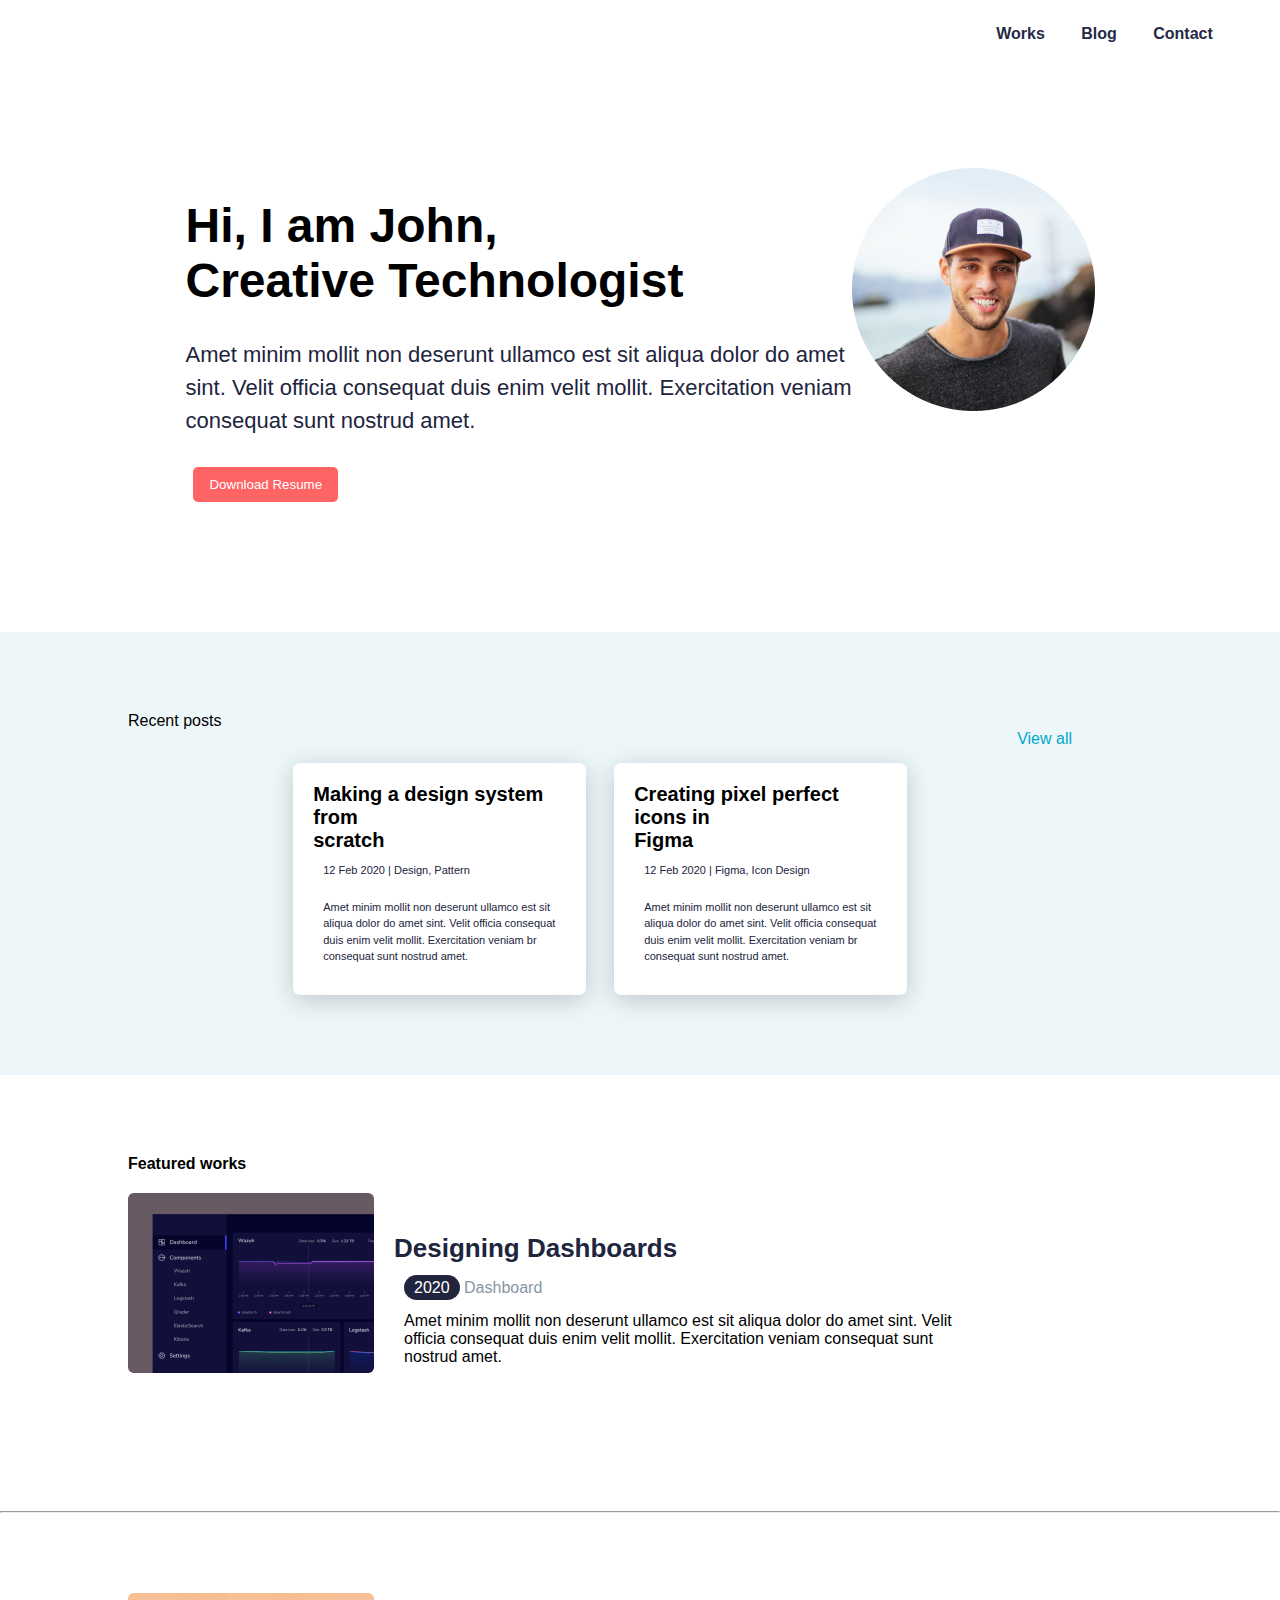
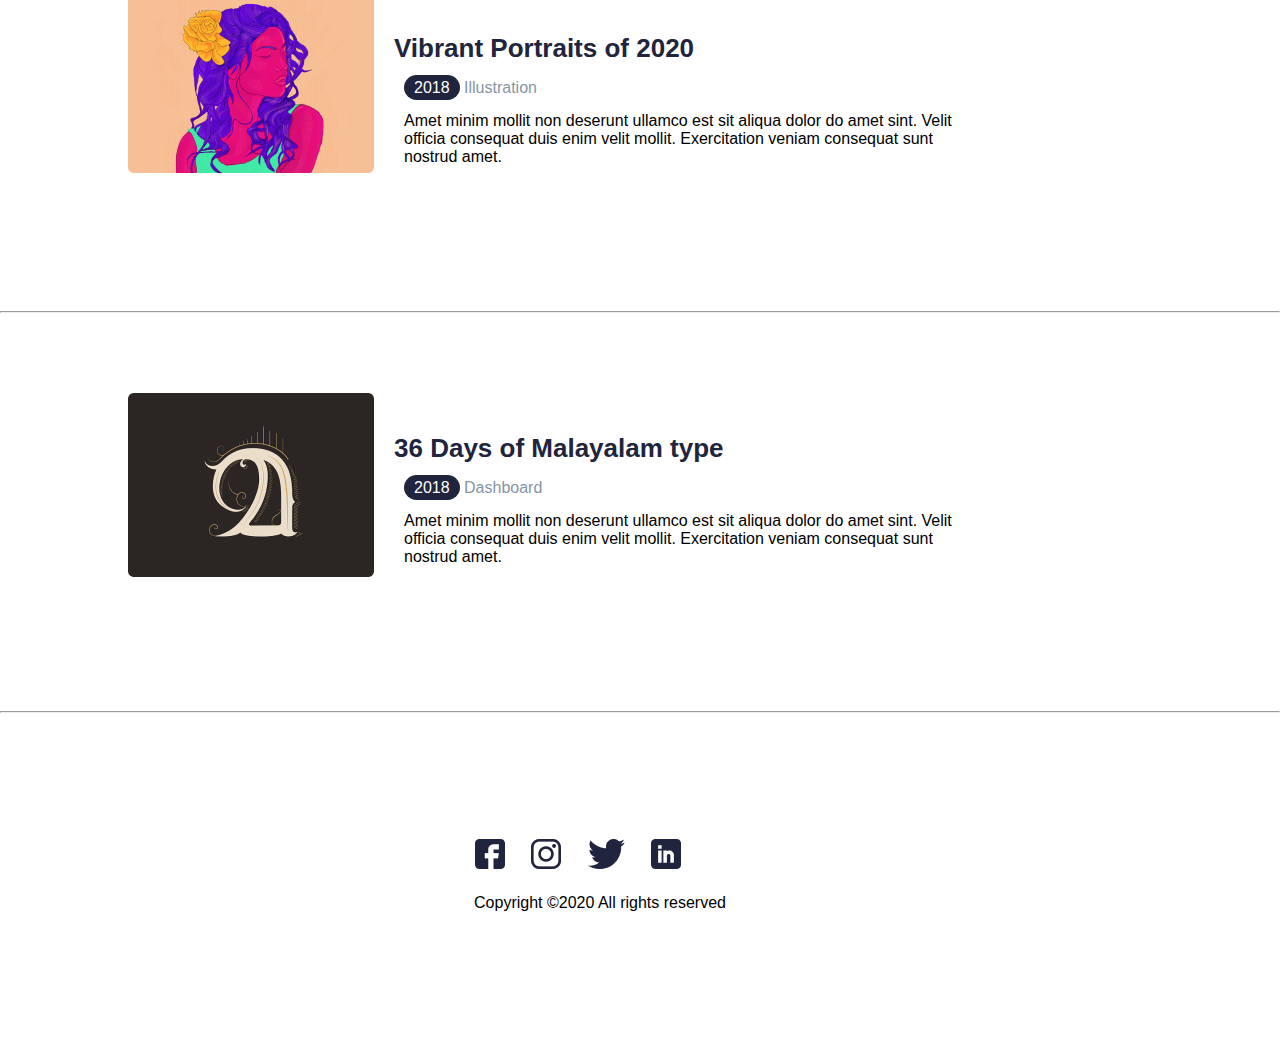
<file: index.html>
<!----Sally Nasser Sobeh---->
<!DOCTYPE html>
<html lang="en">
<head>
    <meta charset="UTF-8">
    <meta http-equiv="X-UA-Compatible" content="IE=edge">
    <meta name="viewport" content="width=device-width, initial-scale=1.0">
    <link rel="stylesheet" href="css/style.css">
    <title>Home</title>
</head>
<body>
     <!---- start header---->
     <header>
        <nav>
            <div class="logo">
                <ul>
                    <li><a href="Works.html">Works</a></li>
                    <li><a href="Blog.html">Blog</a></li>
                    <li><a href="Contact">Contact</a></li>
                </ul>
            </div>
        </nav>
        
            <div class="Profile">
                <div class="contain">
                    <div class="Profile-row">
                        <div class="left-side">
                            <h1> Hi, I am John, <br>
                                Creative Technologist</h1>
                            <p>Amet minim mollit non deserunt ullamco est sit aliqua dolor do amet <br> sint. Velit officia consequat duis enim velit mollit. Exercitation veniam <br> consequat sunt nostrud amet.</p>
                            <button class=" btn-general btn-header">Download Resume</button>
                        </div>
                        <div class="right-side">
                            <img src="images/Ellipse 1 (1).png" alt="">
                        </div>
                    </div>
                </div>
        </div>
    </div>
</header>
<!------end header------>
<!------start section----->
<section class="posts">
    <div class="container">
        <p class="special p">Recent posts</p>
        <p  class ="special-par">View all</p>
        <div class="design-row">
            <div class="design-col">
        <h2>Making a design system from <br> scratch</h2>
        <p>12 Feb 2020 | Design, Pattern</p>
        <p>Amet minim mollit non deserunt ullamco est sit <br> aliqua dolor do amet sint. Velit officia consequat <br> duis enim velit mollit. Exercitation veniam  br
            consequat sunt nostrud amet.</p>
        </div>
    
        <div class="design-col">
            <h2>Creating pixel perfect icons in   <br>  Figma</h2>
            <p>12 Feb 2020 | Figma, Icon Design</p>
            <p>Amet minim mollit non deserunt ullamco est sit <br> aliqua dolor do amet sint. Velit  officia consequat <br> duis enim velit mollit. Exercitation veniam  br
                consequat sunt nostrud amet.</p>
        </div>
        </div>
    </div>
</section>
<!----end section---->
<!----start Featured works---->
<section class="work">
<div class="container">
    <h4>Featured works</h4>
    <div class="work-row">
        <div class="left-sides">
          <img src="images/Rectangle 30.png" alt="">
        </div>
        <div class="right-sides">
         <h3>Designing Dashboards</h3>
         <p> <span class="year">2020</span> <span>Dashboard</span></p>
         <p>Amet minim mollit non deserunt ullamco est sit aliqua dolor do amet sint. Velit <br> officia consequat duis enim velit mollit. Exercitation veniam consequat sunt <br> nostrud amet.</p>
        </div>
   

    </div>

</div>
</section>
  <hr>
<section class="work">
    <div class="container">
        <div class="work-row">
            <div class="left-sides">
              <img src="images/Rectangle 32.png" alt="">
            </div>
            <div class="right-sides">
             <h3>Vibrant Portraits of 2020</h3>
             <p> <span class="year">2018</span> <span>Illustration</span></p>
             <p>Amet minim mollit non deserunt ullamco est sit aliqua dolor do amet sint. Velit <br> officia consequat duis enim velit mollit. Exercitation veniam consequat sunt <br> nostrud amet.</p>
            </div>
            
            
        </div>
    
    </div>
    </section>
    <hr>
    <section class="work">
        <div class="container">
            <div class="work-row">
                <div class="left-sides">
                  <img src="images/Rectangle 34.png" alt="">
                </div>
                <div class="right-sides">
                 <h3>36 Days of Malayalam type</h3>
                 <p> <span class="year">2018</span> <span>Dashboard</span></p>
                 <p>Amet minim mollit non deserunt ullamco est sit aliqua dolor do amet sint. Velit <br> officia consequat duis enim velit mollit. Exercitation veniam consequat sunt <br> nostrud amet.</p>
                </div>
                
                
            </div>
        
        </div>
        </section>
        <hr>
<!---end  Featured works-->
<!---start footer----->
<footer>
    <div class="footer">
    <div class="container">
        <div class="foot-row">
        <div  class="foot-col">
        <img src="images/fb.png" alt="">
        <img src="images/insta.png" alt="">
        <img src="images/Group.png" alt="">
        <img src="images/Linkedin.png" alt="">
        <div class="foot">
            <p>Copyright ©2020 All rights reserved </p>
        </div>
       
    </div>
        </div>
    </div>
    </div>
</footer>
    <!----end footer---->
</body>
</html>
</file>
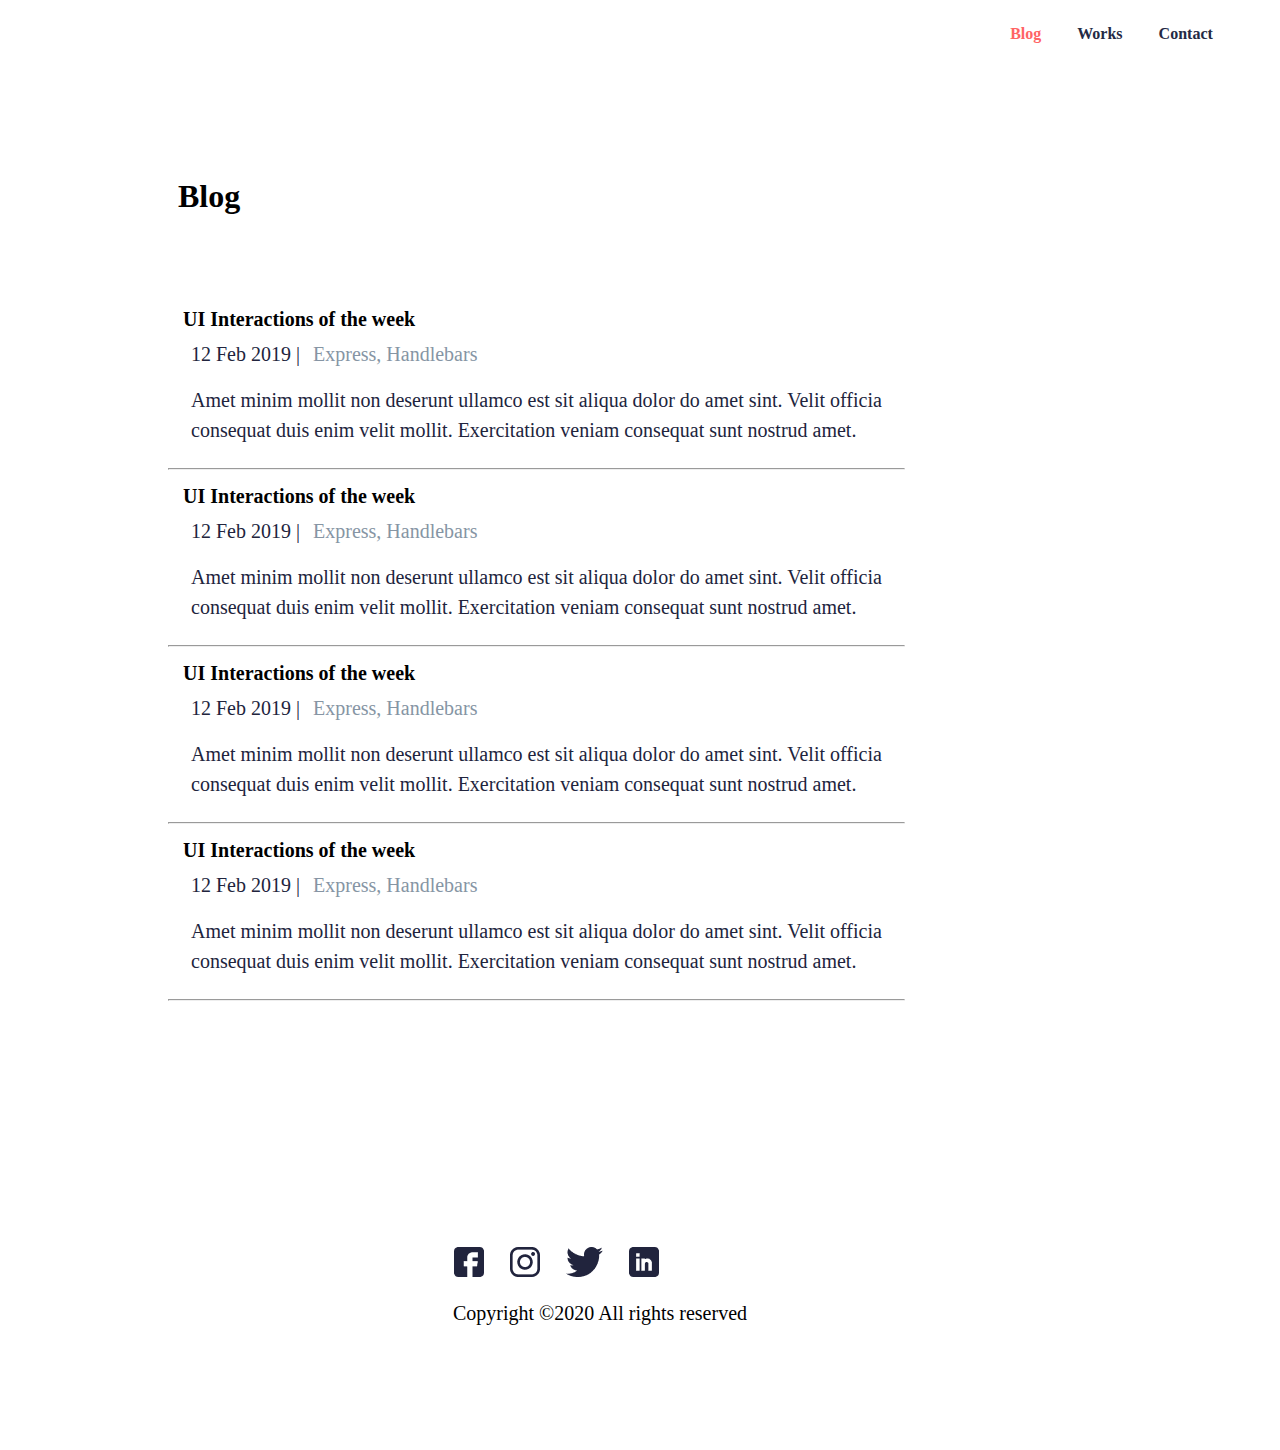
<file: Blog.html>
<!----Sally Nasser Sobeh---->
<!DOCTYPE html>
<html lang="en">
<head>
    <meta charset="UTF-8">
    <meta http-equiv="X-UA-Compatible" content="IE=edge">
    <meta name="viewport" content="width=device-width, initial-scale=1.0">
    <link rel="stylesheet" href="css/Blog.css">
    <title>Blog</title>
</head>
<body>
    <!----start header-->
    <header>
        <nav>
            <ul>
                <li><a href="Blog.html"> <span>Blog</span></a></li>
                <li><a href="works.html">Works</a></li>
                <li><a href="Contact">Contact</a></li>
            </ul>
        </nav>
    </header>
    <!----end header----->
    <!----start section--->
    <section class="Blog">
        <div class="container">
        <h1>Blog</h1>
            <div class="Blog-row">
                <div class="Blog-col">
                <h2>UI Interactions of the week</h2>
                <p>12 Feb 2019 |  <span> Express, Handlebars</span></p>
                <p>Amet minim mollit non deserunt ullamco est sit aliqua dolor do amet sint. Velit officia  <br>
                    consequat duis enim velit mollit. Exercitation veniam consequat sunt nostrud amet.</p>
                </div>
                <hr>
                <div class="Blog-col">
                    <h2>UI Interactions of the week</h2>
                    <p>12 Feb 2019  |  <span> Express, Handlebars</span></p>
                    <p>Amet minim mollit non deserunt ullamco est sit aliqua dolor do amet sint. Velit officia  <br>
                        consequat duis enim velit mollit. Exercitation veniam consequat sunt nostrud amet.</p>
                    </div>
                    <hr>
                    <div class="Blog-col">
                        <h2>UI Interactions of the week</h2>
                        <p>12 Feb 2019  |  <span> Express, Handlebars</span></p>
                        <p>Amet minim mollit non deserunt ullamco est sit aliqua dolor do amet sint. Velit officia  <br>
                            consequat duis enim velit mollit. Exercitation veniam consequat sunt nostrud amet.</p>
                        </div>
                        <hr>
                        <div class="Blog-col">
                            <h2>UI Interactions of the week</h2>
                            <p>12 Feb 2019  |  <span> Express, Handlebars</span></p>
                            <p>Amet minim mollit non deserunt ullamco est sit aliqua dolor do amet sint. Velit officia  <br>
                                consequat duis enim velit mollit. Exercitation veniam consequat sunt nostrud amet.</p>
                            </div>
                            <hr>
            </div>
        </div>
        </section>
        
        <!----end section------>
        <!----start footer--->
     <footer>
        <div class="footer">
            <div class="container">
                <div class="foot-row">
                <div  class="foot-col">
                <img src="images/fb.png" alt="">
                <img src="images/insta.png" alt="">
                <img src="images/Group.png" alt="">
                <img src="images/Linkedin.png" alt="">
                <div class="foot">
                    <p>Copyright ©2020 All rights reserved </p>
                </div>
            </div>
                </div>
            </div>
            </div>
     </footer>
     <!-----end footer---->

    
</body>
</html>
</file>
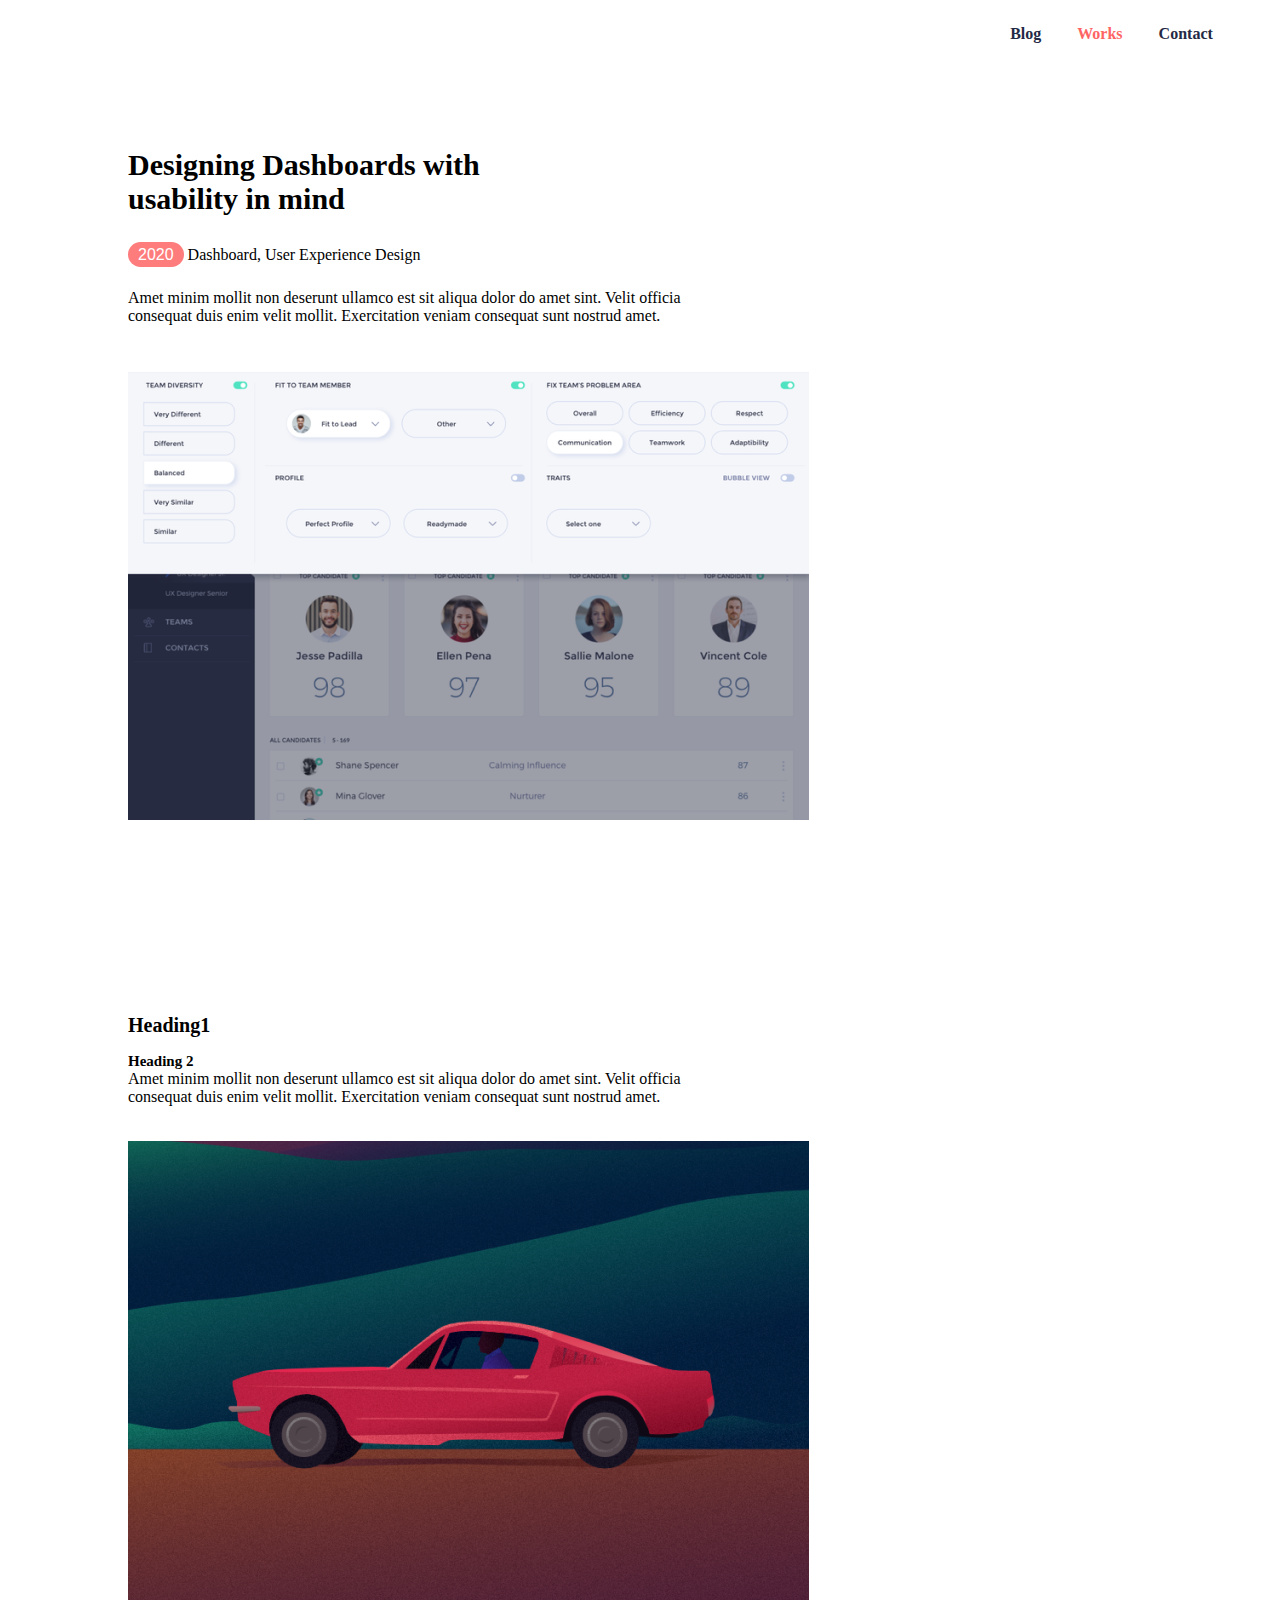
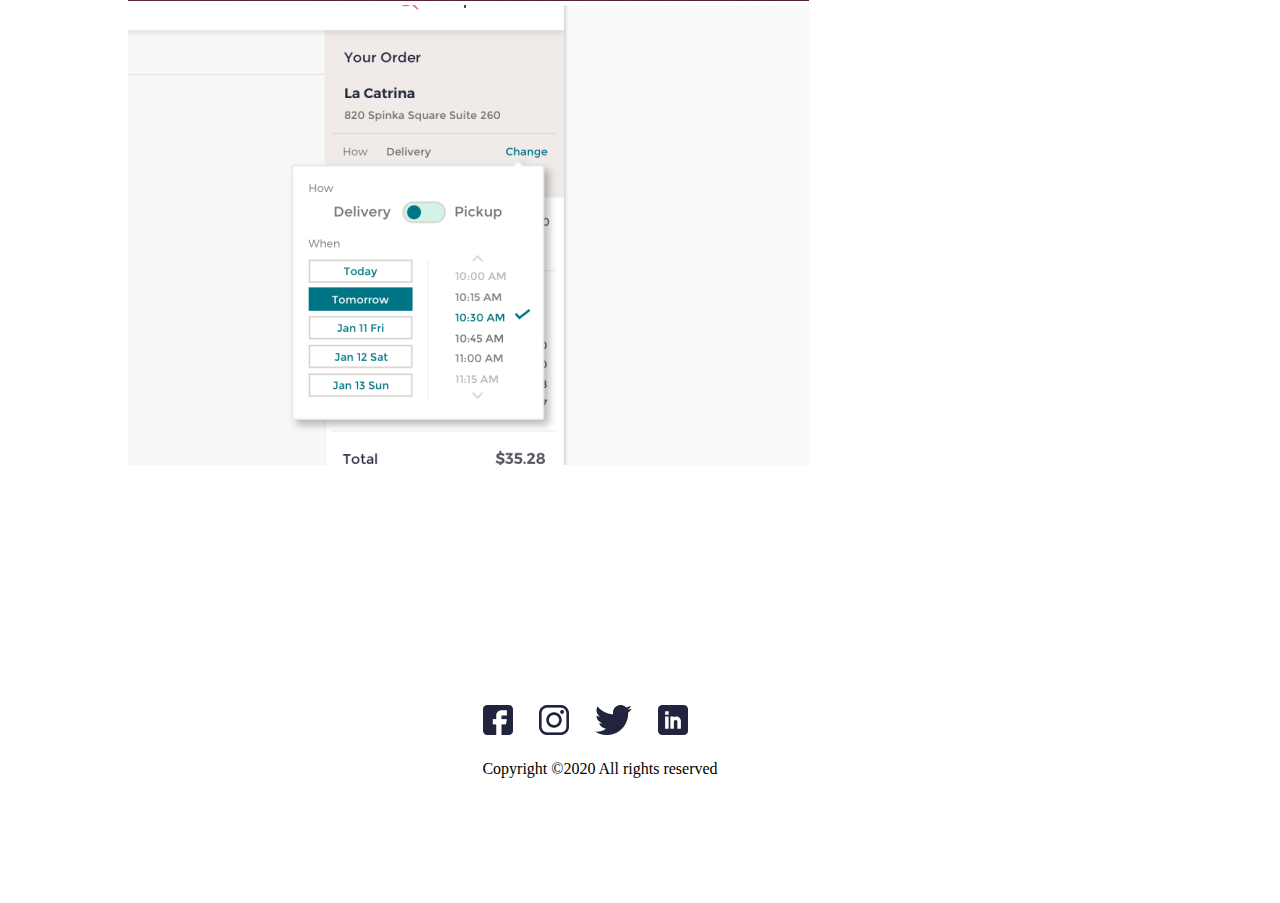
<file: Work Detail.html>
<!----Sally Nasser Sobeh---->
<!DOCTYPE html>
<html lang="en">
<head>
    <meta charset="UTF-8">
    <meta http-equiv="X-UA-Compatible" content="IE=edge">
    <meta name="viewport" content="width=device-width, initial-scale=1.0">
    <link rel="stylesheet" href="css/work-detail.css">
    <title>Work Detail | Mobile</title>
</head>
<body>
     <!----start header-->
     <header>
        <nav>
            <ul>
                <li><a href="Blog.html"> Blog</a></li>
                <li><a href="works.html"> <span>Works</span> </a></li>
                <li><a href="Contact">Contact</a></li>
            </ul>
        </nav>
    </header>
    <!----end header----->
      <!----start works Details---->
<section class="work-detail">
    <div class="container">
        <h5>Designing Dashboards with <br> usability in mind</h5>
        <div class="work-row">
            <div class="works">
             <p class="para"><span class="year">2020</span>  Dashboard, User Experience Design</p>
            <p class="par">Amet minim mollit non deserunt ullamco est sit aliqua dolor do amet sint. Velit officia <br> consequat duis enim velit mollit. Exercitation veniam consequat sunt nostrud amet.</p> 
            </div>
            <div class="wor">
                <img src="images/Rectangle 4.png" alt="">
            </div>
        </div>
    </div>
    </section>
    <section class="work-detail">
        <div class="container">
            <h6 class="heads">Heading1</h6> 
            <h7 class="head">Heading 2</h7>
            <div class="work-row">
                <div class="works">
                <p class="par">Amet minim mollit non deserunt ullamco est sit aliqua dolor do amet sint. Velit officia <br> consequat duis enim velit mollit. Exercitation veniam consequat sunt nostrud amet.</p> 
                </div>
                <div class="wor">
                    <img src="images/Rectangle 5.png" alt="">
                    <img src="images/Rectangle 6.png" alt="">
                </div>
            </div>
        </div>
        </section>
    <!----- end  works Details----->
    <!----sart footer-->
    <footer>
        <div class="footer">
            <div class="container">
                <div class="foot-row">
                <div  class="foot-col">
                <img src="images/fb.png" alt="">
                <img src="images/insta.png" alt="">
                <img src="images/Group.png" alt="">
                <img src="images/Linkedin.png" alt="">
                <div class="foot">
                    <p>Copyright ©2020 All rights reserved </p>
                </div>
            </div>
                </div>
            </div>
            </div>
     </footer>
     <!-----end footer---->

    
</body>
</html>
</file>
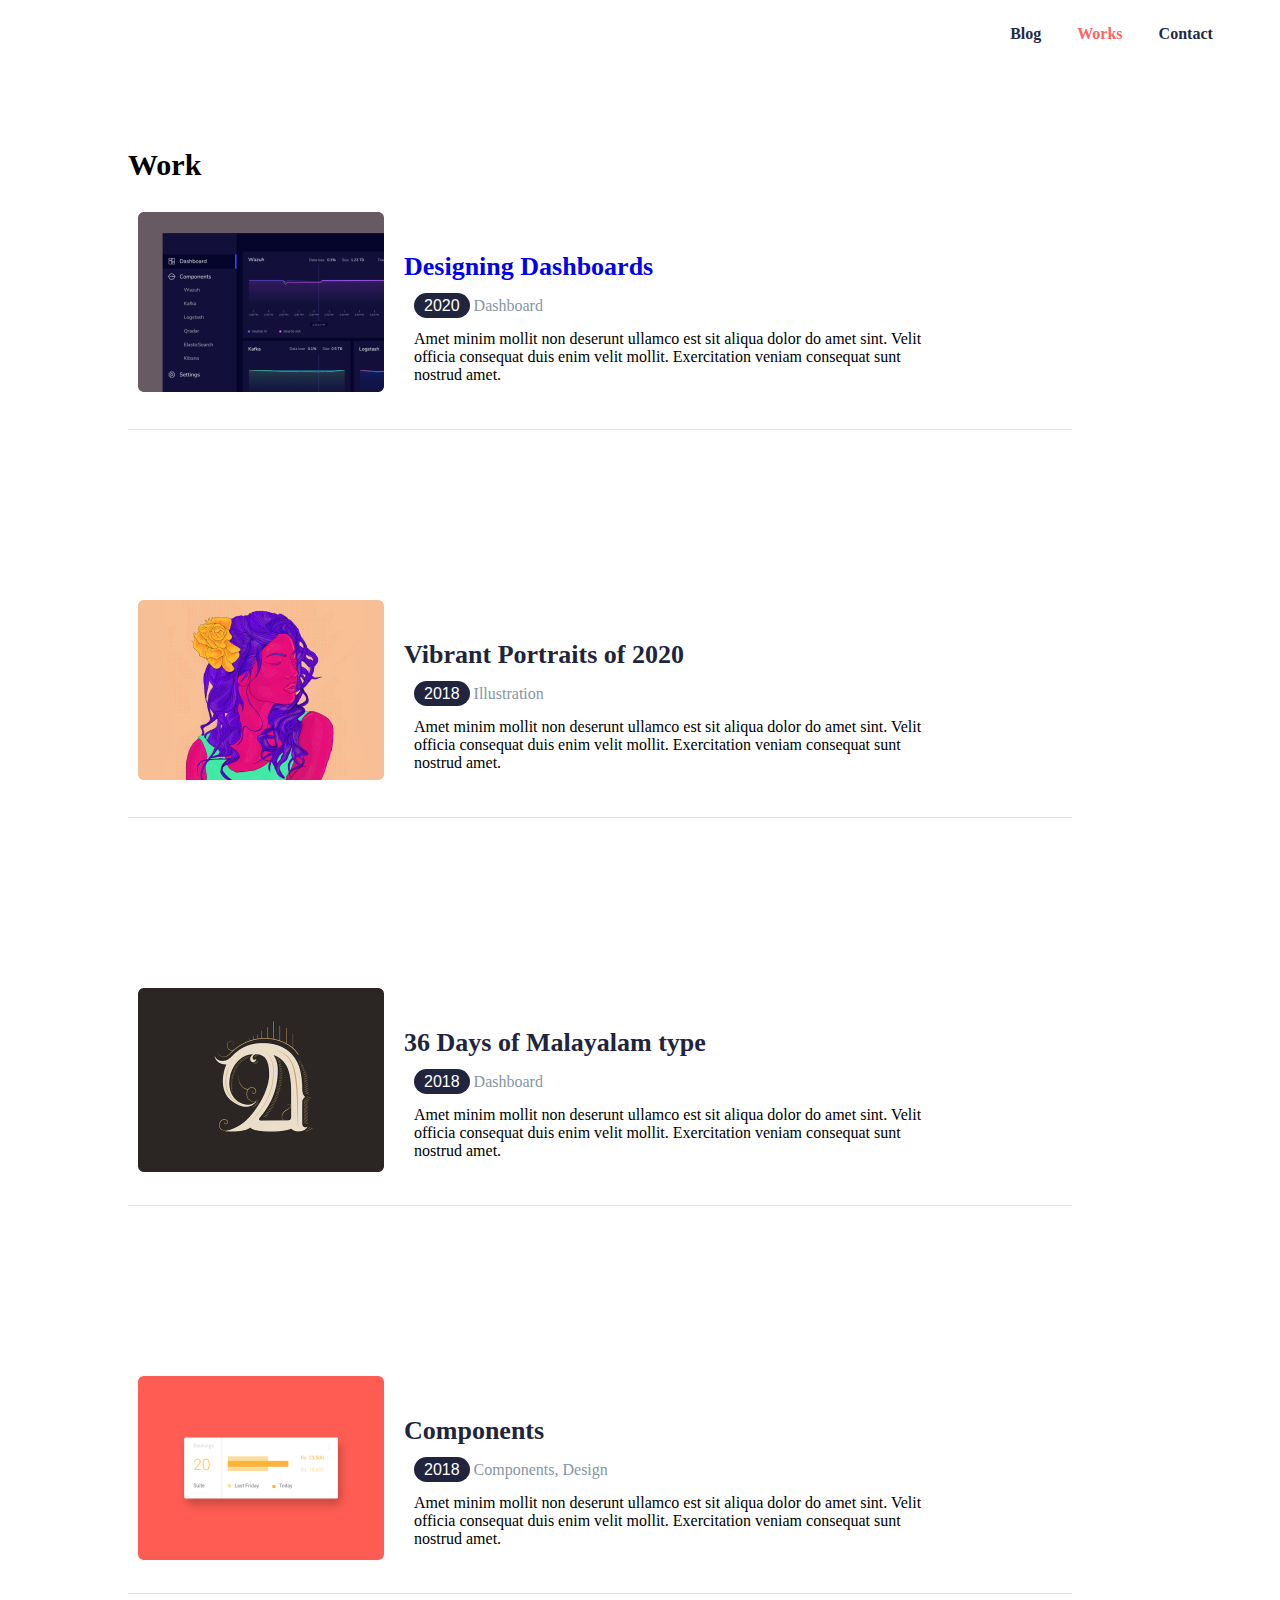
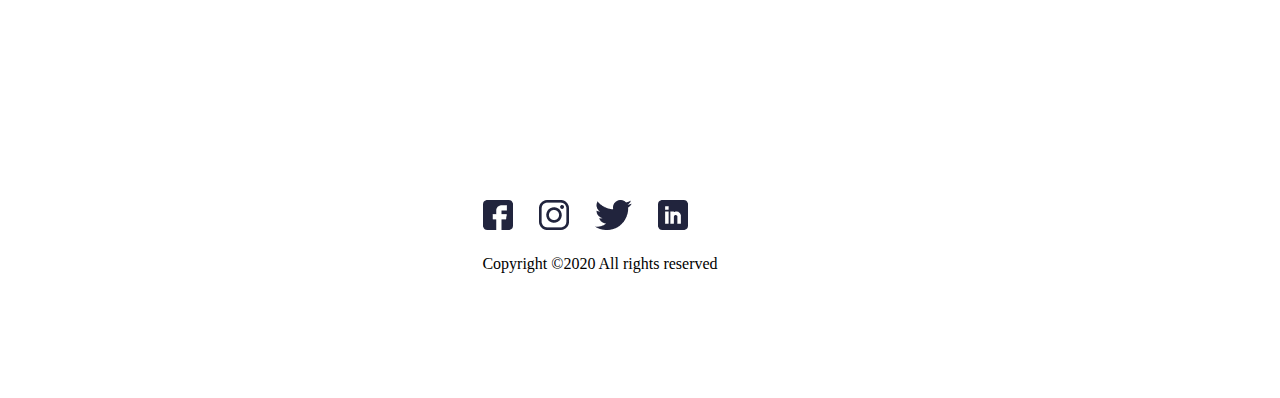
<file: works.html>
<!----Sally Nasser Sobeh---->
<!DOCTYPE html>
<html lang="en">
<head>
    <meta charset="UTF-8">
    <meta http-equiv="X-UA-Compatible" content="IE=edge">
    <meta name="viewport" content="width=device-width, initial-scale=1.0">
    <link rel="stylesheet" href="css/works.css">
    <title>work</title>
</head>
<body>
    <!----start header---->
    <header>
        <nav>
            <ul>
                <li><a href="Blog.html">Blog</a></li>
                <li><a href="works.html"><span>Works</span></a>  </li>
                <li><a href="">Contact</a></li>
            </ul>
        </nav>
    </header>
    <!----end header---->
    <!----start Featured works---->
<section class="work">
    <div class="container">
        <h4>Work</h4>
        <div class="work-row">
            <div class="left-sides">
              <img src="images/Rectangle 30.png" alt="">
            </div>
            <div class="right-sides">
             <h3>  <a href="Work Detail.html">Designing Dashboards</a> </h3>
             <p> <span class="year">2020</span> <span>Dashboard</span></p>
             <p>Amet minim mollit non deserunt ullamco est sit aliqua dolor do amet sint. Velit <br> officia consequat duis enim velit mollit. Exercitation veniam consequat sunt <br> nostrud amet.</p>
            </div>
       
    
        </div>
    
    </div>
    </section>
 
    <section class="work">
        <div class="container">
            <div class="work-row">
                <div class="left-sides">
                  <img src="images/Rectangle 32.png" alt="">
                </div>
                <div class="right-sides">
                 <h3>Vibrant Portraits of 2020</h3>
                 <p> <span class="year">2018</span> <span>Illustration</span></p>
                 <p>Amet minim mollit non deserunt ullamco est sit aliqua dolor do amet sint. Velit <br> officia consequat duis enim velit mollit. Exercitation veniam consequat sunt <br> nostrud amet.</p>
                </div>
                
                
            </div>
        
        </div>
        </section>
     
        <section class="work">
            <div class="container">
                <div class="work-row">
                    <div class="left-sides">
                      <img src="images/Rectangle 34.png" alt="">
                    </div>
                    <div class="right-sides">
                     <h3>36 Days of Malayalam type</h3>
                     <p> <span class="year">2018</span> <span>Dashboard</span></p>
                     <p>Amet minim mollit non deserunt ullamco est sit aliqua dolor do amet sint. Velit <br> officia consequat duis enim velit mollit. Exercitation veniam consequat sunt <br> nostrud amet.</p>
                    </div>
                    
                    
                </div>
            
            </div>
            </section>
        
            <section class="work">
                <div class="container">
                    <div class="work-row">
                        <div class="left-sides">
                          <img src="images/Rectangle 40.png" alt="">
                        </div>
                        <div class="right-sides">
                         <h3>Components</h3>
                         <p> <span class="year">2018</span> <span>Components, Design</span></p>
                         <p>Amet minim mollit non deserunt ullamco est sit aliqua dolor do amet sint. Velit <br> officia consequat duis enim velit mollit. Exercitation veniam consequat sunt <br> nostrud amet.</p>
                        </div>
                        
                        
                    </div>
                
                </div>
                
    <!---start footer----->
    <footer>
        <div class="footer">
        <div class="container">
            <div class="foot-row">
            <div  class="foot-col">
            <img src="images/fb.png" alt="">
            <img src="images/insta.png" alt="">
            <img src="images/Group.png" alt="">
            <img src="images/Linkedin.png" alt="">
            <div class="foot">
                <p>Copyright ©2020 All rights reserved </p>
            </div>
           
        </div>
            </div>
        </div>
        </div>
    </footer>
        <!----end footer---->
    
    
   
   

</body>
</html>
</file>
<file: css/style.css>
/* Sally Nasser Sobeh */
*{
    margin: 0;
    padding: 0;
    box-sizing: border-box;
    font-family: 'Gill Sans', 'Gill Sans MT', Calibri, 'Trebuchet MS', sans-serif;
}
/*Small Screen*/
@media(max-width:767px)
{

}
/*Medium Screen*/
@media(min-width:768px){
.container{
    max-width: 768px;
}

}
/*Larg Screen*/
@media(min-width:992px){
    .container{
        min-width:992px;
    }
}
/*Extra Larg Screen*/
@media(min-width:1200px){
    .container{
        min-width:1200px;
    }
}
nav{
    padding:25px 4%;
    display:flex;
    justify-content: right;
    align-items: center;
}
nav ul{
    list-style: none;
}
nav ul li{
    display: inline-block;
    padding: 0 16px;

}
nav ul li a{
    text-decoration: none;
    color: #242A45;
    text-transform: capitalize;
    align-items: right;
    display: inline-block;
    font-weight: bold;
}

.contain {
    padding: 100px 7%;
}

.Profile-row {
    display: flex;
    justify-content: center;
  
}

.Profile-row .right-side img {
    width: 100%;
}
.left-side h1{
    margin-top: 30px;
    font-size: 48PX;
    margin-bottom: 30px;
   
    }
    .left-side p {
        font-size: 22px;
        color: #21243D;
        line-height: 1.5;
    }
    .btn-general {
        padding: 10px 20px;
        border: none;
        border-radius: 5px;
        margin: 30px 8px;
    }
    .btn-header{
        padding: 10px 16px;
        border: none;
        background-color: #FF6464;
        /* border: 1px solid black; */
        color:white;
       
    }
   
    .posts{
      background-color: #EDF7FA;  
    }
   
    .container{
        padding: 80px 10%;
    }
.special p{
    text-align: center;
    margin-bottom: 15px;
}
.special-par{
    text-align: right;
    color: #00A8CC;
    margin-bottom: 15px;
}
.design-row{
    display: flex;
gap: 3%;  
justify-content: center;  

   
}
.design-col{
    flex-basis: 31%;
    background-color: white;
    padding:20px;
    font-size: 11px;
    border-radius: 7px;
    box-shadow: 0 5px 25px rgba(0,0,0,0.2);
}
.design-col h2{
    font-size: 20px;
    border-bottom: 20px;
}


.design-col p{
    color: #21243D;
    padding: 10px;
    line-height: 1.5;
   
}
.work-row{
    display: flex;
    padding-bottom: 30px;
    padding-right: 10px;
    /* justify-content: space-between; */
    /* flex-wrap: nowrap; */
}
.right-sides{
  
    padding: 20px;
}
.right-sides h3{
    font-size: 26px;
    color: #21243D;
    padding-top: 20px;
    padding-bottom: 15px;
}
.right-sides p{
    padding-bottom: 15px;
    padding-left: 10px;
}
.right-sides .year{
    padding: 4px 10px;
    font-family: 'Franklin Gothic Medium', 'Arial Narrow', Arial, sans-serif;
    padding-bottom: 4px;
    color: #FFFFFF;
    background-color: #21243D;
    border-radius: 20px;
    
    
}
.right-sides p span{
    color: #8695A4;
}
.container  h4{
    padding-bottom:20px ;
}
.foot-row{
    display: flex;
    justify-content: center;
    flex-wrap: wrap;
  
}
.foot-col{
    margin: 10px;
    padding:25px;
    /* flex-basis: 31%;  */
}
.foot-col img{
    padding: 11px;
}
.foot{
    padding: 10px;
    font-size: 16px;
}
/* @media(max) */
</file>
<file: css/Blog.css>
/* Sally Nasser Sobeh */

*{
    margin: 0;
    padding: 0;
    box-sizing: border-box;
}
/*Small Screen*/
@media(max-width:767px)
{

}
/*Medium Screen*/
@media(min-width:768px){
.container{
    max-width: 768px;
}

}
/*Larg Screen*/
@media(min-width:992px){
    .container{
        min-width:992px;
    }
}
/*Extra Larg Screen*/
@media(min-width:1200px){
    .container{
        min-width:1200px;
    }
}
nav{
    display: flex;
    justify-content: right;
    align-items: center;
    padding:25px 4%;
}
nav ul{
    list-style: none;
}
nav ul li{
    display: inline-block;
    padding: 0 16px;

}
nav ul li a{
    text-decoration: none;
    color: #242A45;
    text-transform: capitalize;
    align-items: right;
    display: inline-block;
    font-weight: bold;
}
a span{
    color: #FF6464;
}

.container{
    padding: 80px 10%;
}
.container h1{
    margin: 30px;
    font-weight: bold;
    padding-bottom: 8px;
    padding-left:20px ;
 
}
p{
    font-size: 20px;
}
.Blog-row {
  display: inline-block;
  padding: 40px;
  
}
.Blog-col{
    flex-basis: 31%;
    background-color: white;
    padding:15px;
    font-size: 11px;
    align-items: flex-start;
    /* border-radius: 7px;
    box-shadow: 0 5px 25px rgba(0,0,0,0.2); */
}
 .Blog-col h1{
    color: #21243D;
    padding: 8px;
    line-height: 1.5;
 }
 .Blog-col h2{
    font-size: 20px;
    font-weight: bold;
 }
.Blog-col p{
    color: #21243D;
    padding: 8px;
    line-height: 1.5;
}
.Blog-col p span{
    padding: 8px;
    color: #8695A4;
}
.foot-row{
   
    display: flex;
    justify-content: center;
    flex-wrap: wrap;
  
}
.foot-col{
    margin: 10px;
    padding:25px;
    /* flex-basis: 31%;  */
}
.foot-col img{
    padding: 11px;
}
.foot{
    padding: 10px;
    font-size: 16px;
}
</file>
<file: css/work-detail.css>
/* Sally Nasser Sobeh */

*{
    margin: 0;
    padding: 0;
    box-sizing: border-box;
}
/*Small Screen*/
@media(max-width:767px)
{

}
/*Medium Screen*/
@media(min-width:768px){
.container{
    max-width: 768px;
}

}
/*Larg Screen*/
@media(min-width:992px){
    .container{
        min-width:992px;
    }
}
/*Extra Larg Screen*/
@media(min-width:1200px){
    .container{
        min-width:1200px;
    }
}
nav{
    display: flex;
    justify-content: right;
    align-items: center;
    padding:25px 4%;
}
nav ul{
    list-style: none;
}
nav ul li{
    display: inline-block;
    padding: 0 16px;

}
nav ul li a{
    text-decoration: none;
    color: #242A45;
    text-transform: capitalize;
    align-items: right;
    display: inline-block;
    font-weight: bold;
}
a span{
    color: #FF6464;
}
.container{
    padding: 80px 10%;
}
.container h5{
    font-weight: bold;
    padding-bottom: 30px;
    font-size: 30px;
}
.work-row{
    display: block;
    padding-bottom: 30px;
    padding-right: 10px;
}
.heads{
    font-weight: bold;
    font-size: 20px;
    padding-bottom: 15px;
}
.head{
 font-weight: bold;
 font-size: 15px;
}
.works .year{
    padding: 4px 10px;
    font-family: 'Franklin Gothic Medium', 'Arial Narrow', Arial, sans-serif;
    padding-bottom: 4px;
    color: #FFFFFF;
    background-color:#FF7C7C;
    border-radius: 20px;
}
.par{
    padding-bottom: 35px;
}
.para{
    padding-bottom: 25px;
}
.foot-row{
   
    display: flex;
    justify-content: center;
    flex-wrap: wrap;
  
}
.foot-col{
    margin: 10px;
    padding:25px;
    /* flex-basis: 31%;  */
}
.foot-col img{
    padding: 11px;
}
.foot{
    padding: 10px;
    font-size: 16px;
}
</file>
<file: css/works.css>
/* Sally Nasser Sobeh */

*{
    margin: 0;
    padding: 0;
    box-sizing: border-box;
}
/*Small Screen*/
@media(max-width:767px)
{

}
/*Medium Screen*/
@media(min-width:768px){
.container{
    max-width: 768px;
}

}
/*Larg Screen*/
@media(min-width:992px){
    .container{
        min-width:992px;
    }
}
/*Extra Larg Screen*/
@media(min-width:1200px){
    .container{
        min-width:1200px;
    }
}
nav{
    display: flex;
    justify-content: right;
    align-items: center;
    padding:25px 4%;
}
nav ul{
    list-style: none;
}
nav ul li{
    display: inline-block;
    padding: 0 16px;

}
nav ul li a{
    text-decoration: none;
    color: #242A45;
    text-transform: capitalize;
    align-items: right;
    display: inline-block;
    font-weight: bold;
}
a span{
    color: #FF6464;
}
.container{
    padding: 80px 10%;
}
.container h4{
    font-weight: bold;
    padding-bottom: 20px;
    font-size: 30px;
}
hr{
    padding-bottom: 16px;
}
/* section{
    padding: 30px 8px;
} */
.work-row{
    display: flex;
    padding: 10px;
    border-bottom: solid 1px #E0E0E0;
  
    /* justify-content: space-between; */
    /* flex-wrap: nowrap; */
}
.left-sides img{
    padding-bottom: 8px;
}
.right-sides{
  
    padding: 20px;
}
.right-sides h3{
    font-size: 26px;
    color: #21243D;
    padding-top: 20px;
    padding-bottom: 15px;
}
.right-sides h3 a{
    text-decoration: none;
}
.right-sides p{
    padding-bottom: 15px;
    padding-left: 10px;
}
.right-sides .year{
    padding: 4px 10px;
    font-family: 'Franklin Gothic Medium', 'Arial Narrow', Arial, sans-serif;
    padding-bottom: 4px;
    color: #FFFFFF;
    background-color: #21243D;
    border-radius: 20px;
}
.right-sides p span{
    color: #8695A4;
}
.foot-row{
    display: flex;
    justify-content: center;
    flex-wrap: wrap;
  
}
.foot-col{
    margin: 10px;
    padding:25px;
    /* flex-basis: 31%;  */
}
.foot-col img{
    padding: 11px;
}
.foot{
    padding: 10px;
    font-size: 16px;
}
</file>
